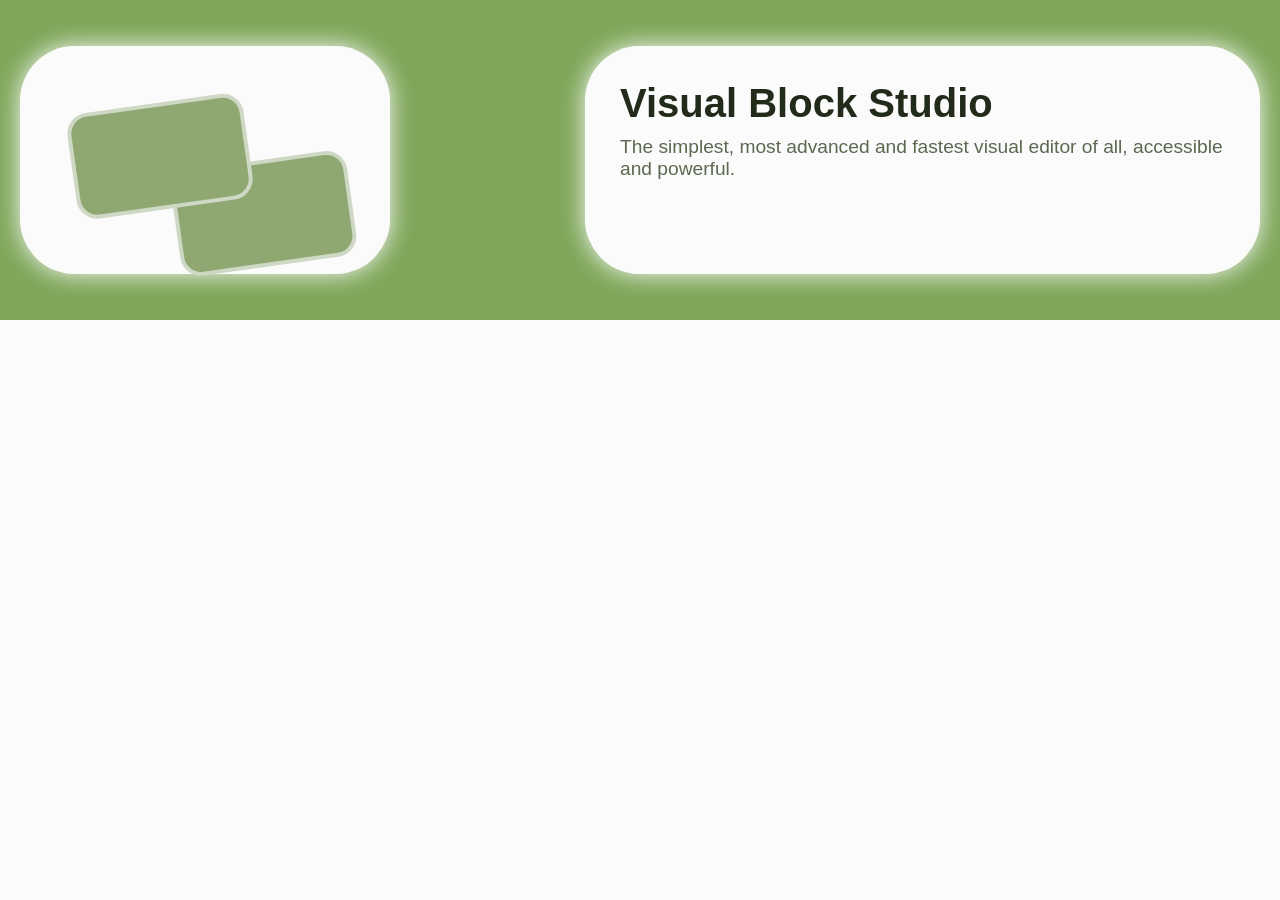
<file: index.html>
<!DOCTYPE html>

<html lang="en">
    <head>
        <meta charset="UTF-8">
        <meta name="viewport" content="width=device-width, initial-scale=1.0">

        <link rel="icon" href="../../img-processo/Schermata_del_2026-07-23_19-53-03-removebg-preview.png" type="image/x-icon">

        <title>Visual Block Studio | ATM ## prova1-home</title>

        <link rel="stylesheet" href="styles.css">
    </head>
    <body>
            <section id="titolo-primo">
                <div>
                    <div class="svg-container">
                        <!-- Il viewBox definisce solo le proporzioni interne del disegno -->
                        <svg class="svg-title" viewBox="15 20 190 135" xmlns="http://w3.org">
                            <g class="cubes-group" transform="rotate(-8 120 90)">
                            <rect class="cube-bottom" x="90" y="75" width="110" height="65" rx="12" />
                            <rect class="cube-top" x="30" y="30" width="110" height="65" rx="12" />
                            </g>
                        </svg>
                    </div>
                </div>

                <div>
                    <h1>Visual Block Studio</h1>
                    <span>The simplest, most advanced and fastest visual editor of all, accessible and powerful.</span>
                </div>

            </section>

    </body>
</html>
</file>
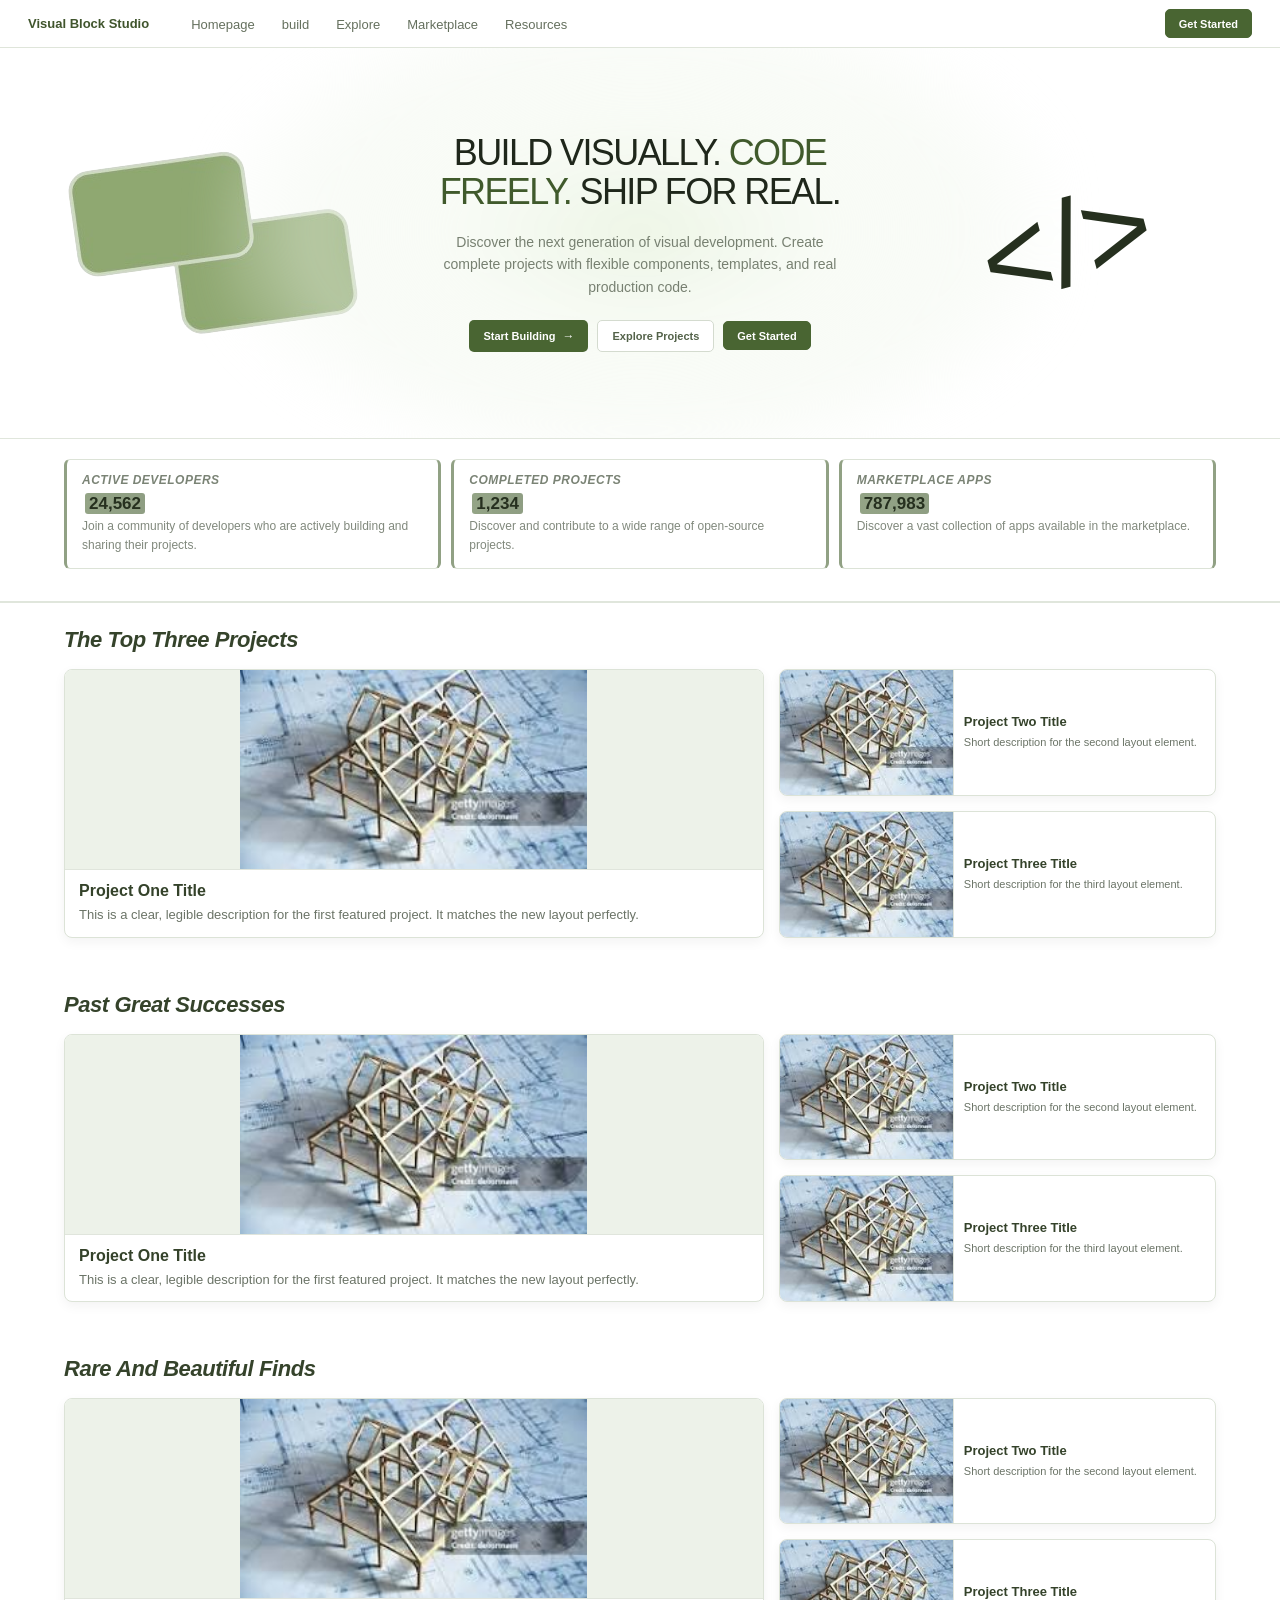
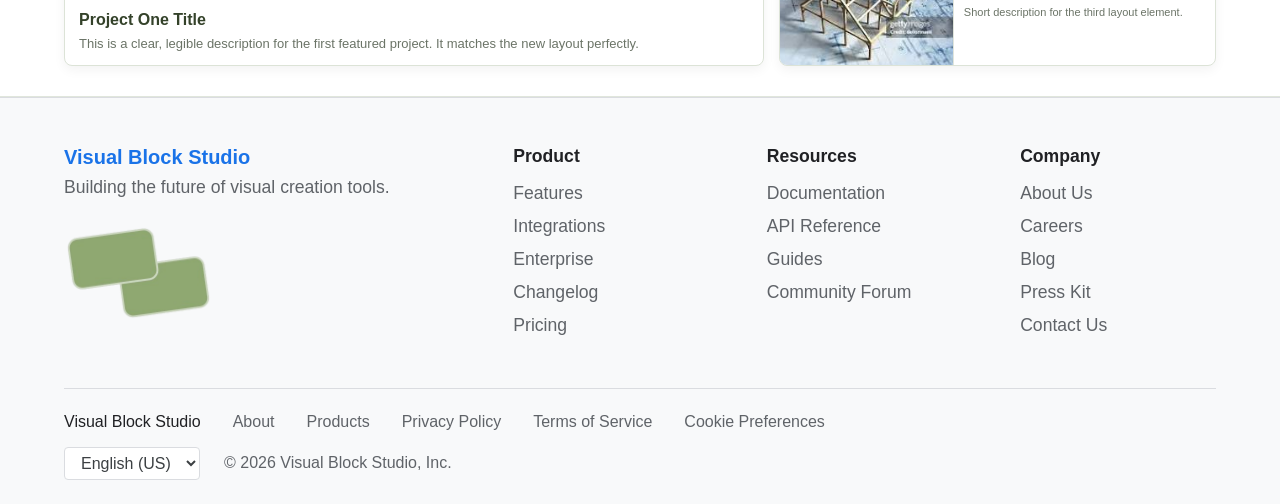
<file: VBS/INDEX/index.html>
<!DOCTYPE html>
<html lang="en">
<head>
    <meta charset="UTF-8">
    <meta name="viewport" content="width=device-width, initial-scale=1.0">
    <meta http-equiv="X-UA-Compatible" content="IE=edge">

    <link rel="icon" type="image/x-icon" href="../../img-processo/LOGO.png">

    <title>Visual Block Studio</title>
    <link rel="stylesheet" href="styles.css">
</head>
<body>
<header>
    <nav>
        <div class="logo">Visual Block Studio</div>
        <ul class="nav-links">
          <li><a href="#">Homepage</a></li> 
          <li><a href="#">build</a></li>
          <li><a href="#">Explore</a></li>
          <li><a href="#">Marketplace</a></li>
          <li><a href="#">Resources</a></li>
        </ul>
        <div class="btns">
        <a href="../LOGIN/login.html" class="start">Get Started</a>
        </div>

    </nav>

        <section class="hero">

            <div class="hero-element">
                <img src="../../img-processo/LOGO.png" alt="Hero Image">
            </div>
            <div class="hero-element">
                <div class="hero-glow"></div>
    
                <div class="hero-content">
    
                    <h1>
                        BUILD VISUALLY.
                        <span>CODE FREELY.</span>
                        SHIP FOR REAL.
                    </h1>
    
                    <p>
                        Discover the next generation of visual development.
                        Create complete projects with flexible components,
                        templates, and real production code.
                    </p>
    
                    <div class="hero-buttons">
                        <a href="#" class="primary-button">
                            Start Building
                            <span>→</span>
                        </a>
    
                        <a href="#" class="secondary-button">
                            Explore Projects
                        </a>

                        <a href="../LOGIN/login.html" class="start">Get Started</a>
                    </div>
    
                </div>
            </div>
            <div class="hero-element">
                <span>&lt;/&gt;</span>
            </div>

        </section>
    </header>
    <section class="cards-section">
        <div class="card1">
           <h3><i>Active Developers</i></h3>
            <p><b class="TOTdev">24,562</b></p>
            <p>Join a community of developers who are actively building and sharing their projects.</p>
        </div>
         <div class="card2">
            <h3><i>COMPLETED PROJECTS</i></h3>
            <p><b class="TOTprog">1,234</b></p>
            <p>Discover and contribute to a wide range of open-source projects.</p>
        </div>
         <div class="card3">
            <h3><i>Marketplace Apps</i></h3>
            <p><b class="TOTapp">787,983</b></p>
            <p>Discover a vast collection of apps available in the marketplace.</p>
        </div>
    </section>
    </main>

    <div class="recommended-projects-section">
        <h3><i>The Top Three Projects</i></h3>
        <div class="recommended-projects">
            <!-- Primo blocco: diventerà grande a sinistra -->
            <div class="project-card">
                <div class="card-img-wrapper">
                    <img src="../../img-processo/project.png" alt="Project 1">
                </div>
                <div class="card-content">
                    <h3>Project One Title</h3>
                    <p>This is a clear, legible description for the first featured project. It matches the new layout perfectly.</p>
                </div>
            </div>

            <!-- Secondo blocco: piccolo in alto a destra -->
            <div class="project-card">
                <div class="card-img-wrapper">
                    <img src="../../img-processo/project.png" alt="Project 2">
                </div>
                <div class="card-content">
                    <h3>Project Two Title</h3>
                    <p>Short description for the second layout element.</p>
                </div>
            </div>

            <!-- Terzo blocco: piccolo in basso a destra -->
            <div class="project-card">
                <div class="card-img-wrapper">
                    <img src="../../img-processo/project.png" alt="Project 3">
                </div>
                <div class="card-content">
                    <h3>Project Three Title</h3>
                    <p>Short description for the third layout element.</p>
                </div>
            </div>
        </div>


        <h3><i>Past Great Successes</i></h3>
        <div class="recommended-projects">
            <!-- Primo blocco: diventerà grande a sinistra -->
            <div class="project-card">
                <div class="card-img-wrapper">
                    <img src="../../img-processo/project.png" alt="Project 1">
                </div>
                <div class="card-content">
                    <h3>Project One Title</h3>
                    <p>This is a clear, legible description for the first featured project. It matches the new layout perfectly.</p>
                </div>
            </div>

            <!-- Secondo blocco: piccolo in alto a destra -->
            <div class="project-card">
                <div class="card-img-wrapper">
                    <img src="../../img-processo/project.png" alt="Project 2">
                </div>
                <div class="card-content">
                    <h3>Project Two Title</h3>
                    <p>Short description for the second layout element.</p>
                </div>
            </div>

            <!-- Terzo blocco: piccolo in basso a destra -->
            <div class="project-card">
                <div class="card-img-wrapper">
                    <img src="../../img-processo/project.png" alt="Project 3">
                </div>
                <div class="card-content">
                    <h3>Project Three Title</h3>
                    <p>Short description for the third layout element.</p>
                </div>
            </div>
        </div>

        <h3><i>Rare And Beautiful Finds</i></h3>
        <div class="recommended-projects">
            <!-- Primo blocco: diventerà grande a sinistra -->
            <div class="project-card">
                <div class="card-img-wrapper">
                    <img src="../../img-processo/project.png" alt="Project 1">
                </div>
                <div class="card-content">
                    <h3>Project One Title</h3>
                    <p>This is a clear, legible description for the first featured project. It matches the new layout perfectly.</p>
                </div>
            </div>

            <!-- Secondo blocco: piccolo in alto a destra -->
            <div class="project-card">
                <div class="card-img-wrapper">
                    <img src="../../img-processo/project.png" alt="Project 2">
                </div>
                <div class="card-content">
                    <h3>Project Two Title</h3>
                    <p>Short description for the second layout element.</p>
                </div>
            </div>

            <!-- Terzo blocco: piccolo in basso a destra -->
            <div class="project-card">
                <div class="card-img-wrapper">
                    <img src="../../img-processo/project.png" alt="Project 3">
                </div>
                <div class="card-content">
                    <h3>Project Three Title</h3>
                    <p>Short description for the third layout element.</p>
                </div>
            </div>
        </div>
    </div>


    <!-- !! FOOTER YET TO BE DEFINED -->
    <footer class="saas-footer">
    <div class="footer-container">
        <div class="footer-grid">
            <div class="footer-brand">
                <span class="logo-text">Visual Block Studio</span>
                <p class="brand-tagline">Building the future of visual creation tools.</p>
                <!-- <div class="community-box">
                    <h3>Join the Community</h3>
                    <div class="social-links">
                        <a href="#" aria-label="Twitter">Twitter</a>
                        <a href="#" aria-label="GitHub">GitHub</a>
                        <a href="#" aria-label="Discord">Discord</a>
                    </div>
                </div> -->
                <img src="../../img-processo/LOGO.png" alt="Hero Image" style="width: auto; height: 100px; margin-top: 25px;">

            </div>
    <!-- !! FOOTER YET TO BE DEFINED -->

            <div class="footer-column">
                <h4>Product</h4>
                <ul>
                    <li><a href="#">Features</a></li>
                    <li><a href="#">Integrations</a></li>
                    <li><a href="#">Enterprise</a></li>
                    <li><a href="#">Changelog</a></li>
                    <li><a href="#">Pricing</a></li>
                </ul>
            </div>

            <div class="footer-column">
                <h4>Resources</h4>
                <ul>
                    <li><a href="#">Documentation</a></li>
                    <li><a href="#">API Reference</a></li>
                    <li><a href="#">Guides</a></li>
                    <li><a href="#">Community Forum</a></li>
                </ul>
            </div>

            <div class="footer-column">
                <h4>Company</h4>
                <ul>
                    <li><a href="#">About Us</a></li>
                    <li><a href="#">Careers</a></li>
                    <li><a href="#">Blog</a></li>
                    <li><a href="#">Press Kit</a></li>
                    <li><a href="#">Contact Us</a></li>
                </ul>
            </div>
        </div>
    <!-- !! FOOTER YET TO BE DEFINED -->

        <div class="footer-bottom">
            <div class="footer-utility">
                <a href="#" class="brand-home">Visual Block Studio</a>
                <a href="#">About</a>
                <a href="#">Products</a>
                <a href="#">Privacy Policy</a>
                <a href="#">Terms of Service</a>
                <a href="#">Cookie Preferences</a>
            </div>

            <div class="footer-meta">
                <div class="language-selector">
                    <select aria-label="Select Language">
                        <option value="en">English (US)</option>
                        <option value="es">Español</option>
                        <option value="it">Italiano</option>
                    </select>
                </div>
                <p class="copyright">&copy; 2026 Visual Block Studio, Inc.</p>
            </div>
        </div>
    </div>
</footer>
    <!-- !! FOOTER YET TO BE DEFINED -->

</div>

</body>
</html>
</file>
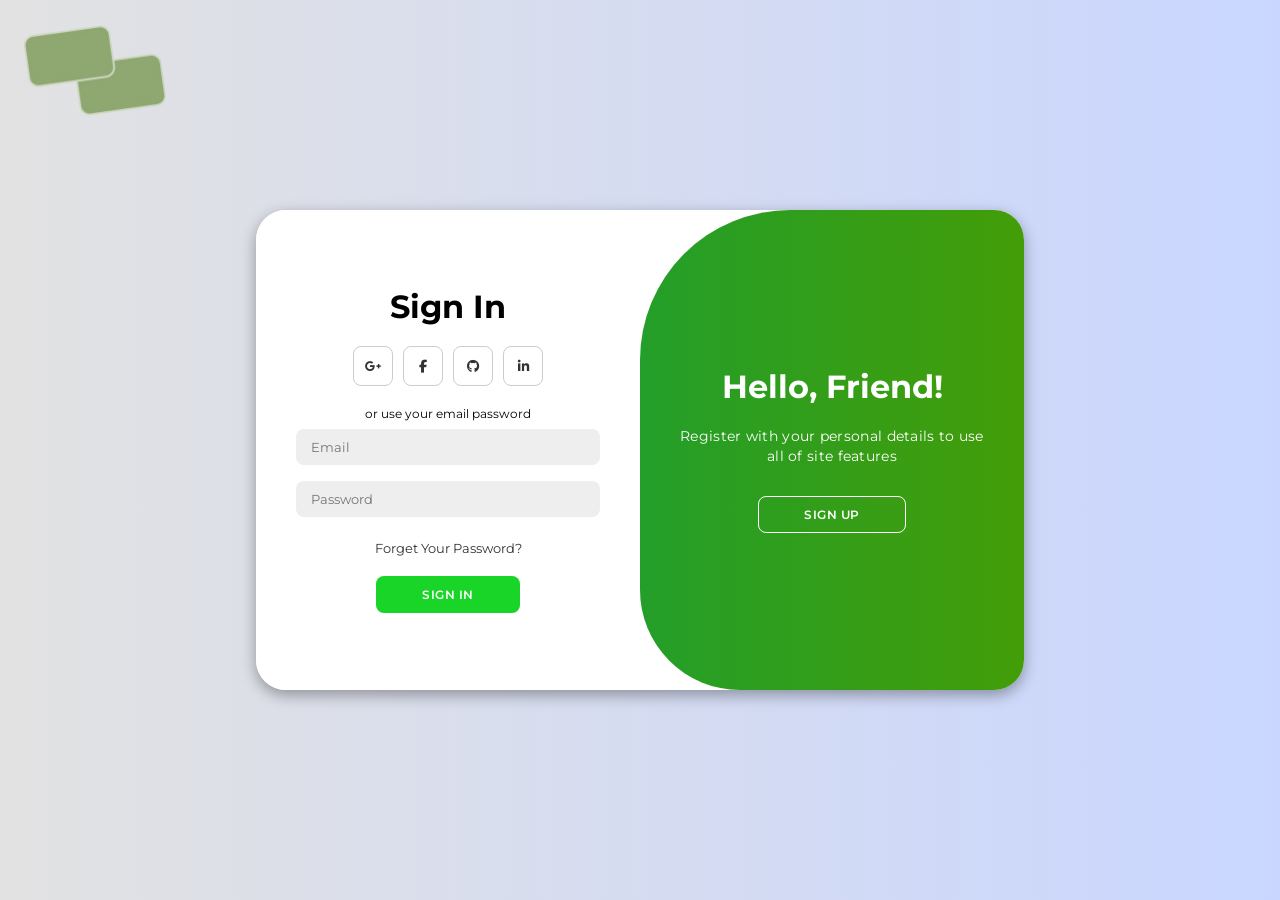
<file: VBS/LOGIN/login.html>
<!DOCTYPE html>
<html lang="en">

<head>
    <meta charset="UTF-8">
    <meta name="viewport" content="width=device-width, initial-scale=1.0">
    <link rel="stylesheet" href="https://cdnjs.cloudflare.com/ajax/libs/font-awesome/6.4.2/css/all.min.css">
    <link rel="stylesheet" href="login.css">
    <title>Login Page</title>
</head>

<body>

    <a href="../INDEX/index.html">
        <img src="../../img-processo/LOGO.png" alt="logo" class="logo">
    </a>

    <div class="container" id="container">
        <div class="form-container sign-up">
            <form>
                <h1>Create Account</h1>
                <div class="social-icons">
                    <a href="#" class="icon"><i class="fa-brands fa-google-plus-g"></i></a>
                    <a href="#" class="icon"><i class="fa-brands fa-facebook-f"></i></a>
                    <a href="#" class="icon"><i class="fa-brands fa-github"></i></a>
                    <a href="#" class="icon"><i class="fa-brands fa-linkedin-in"></i></a>
                </div>
                <span>or use your email for registeration</span>
                <input type="text" placeholder="Name">
                <input type="email" placeholder="Email">
                <input type="password" placeholder="Password">
                <button>Sign Up</button>
            </form>
        </div>
        <div class="form-container sign-in">
            <form>
                <h1>Sign In</h1>
                <div class="social-icons">
                    <a href="#" class="icon"><i class="fa-brands fa-google-plus-g"></i></a>
                    <a href="#" class="icon"><i class="fa-brands fa-facebook-f"></i></a>
                    <a href="#" class="icon"><i class="fa-brands fa-github"></i></a>
                    <a href="#" class="icon"><i class="fa-brands fa-linkedin-in"></i></a>
                </div>
                <span>or use your email password</span>
                <input type="email" placeholder="Email">
                <input type="password" placeholder="Password">
                <a href="#">Forget Your Password?</a>
                <button>Sign In</button>
            </form>
        </div>
        <div class="toggle-container">
            <div class="toggle">
                <div class="toggle-panel toggle-left">
                    <h1>Welcome Back!</h1>
                    <p>Enter your personal details to use all of site features</p>
                    <button class="hidden" id="login">Sign In</button>
                </div>
                <div class="toggle-panel toggle-right">
                    <h1>Hello, Friend!</h1>
                    <p>Register with your personal details to use all of site features</p>
                    <button class="hidden" id="register">Sign Up</button>
                </div>
            </div>
        </div>
    </div>

    <script src="login.js"></script>
</body>

</html>
</file>
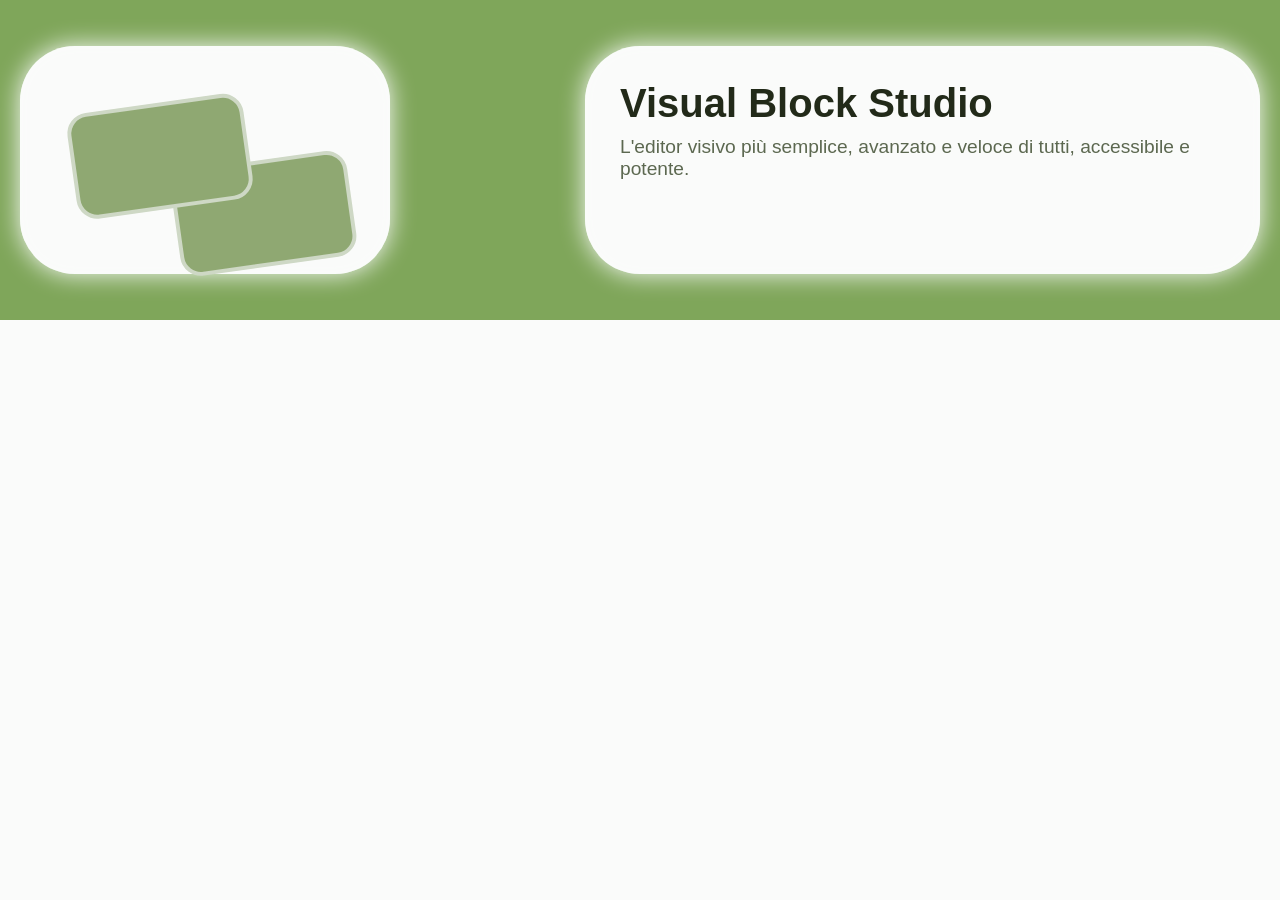
<file: project: Visual Block Studio/documentazioni e prove/prove/prova1-home.html>
<!DOCTYPE html>

<html lang="en">
    <head>
        <meta charset="UTF-8">
        <meta name="viewport" content="width=device-width, initial-scale=1.0">

        <link rel="icon" href="../../img-processo/Schermata_del_2026-07-23_19-53-03-removebg-preview.png" type="image/x-icon">

        <title>Visual Block Studio | ATM ## prova1-home</title>

        <link rel="stylesheet" href="prova1-home.css">
    </head>
    <body>
        <primaprova>
            <section id="titolo-primo">
                <div>
                    <div class="svg-container">
                        <!-- Il viewBox definisce solo le proporzioni interne del disegno -->
                        <svg class="svg-title" viewBox="15 20 190 135" xmlns="http://w3.org">
                            <g class="cubes-group" transform="rotate(-8 120 90)">
                            <rect class="cube-bottom" x="90" y="75" width="110" height="65" rx="12" />
                            <rect class="cube-top" x="30" y="30" width="110" height="65" rx="12" />
                            </g>
                        </svg>
                    </div>
                </div>

                <div>
                    <h1>Visual Block Studio</h1>
                    <span>L'editor visivo più semplice, avanzato e veloce di tutti, accessibile e potente.</span>
                </div>

            </section>

        </primaprova>
    </body>
</html>
</file>
<file: styles.css>
* {
    margin: 0;
    padding: 0;
    box-sizing: border-box;
}
:root {
  --colore-principale: #8FA872;      /* Verde moderno principale della piattaforma */

  --verde-chiaro: #f3f6ef;          /* Sfumature per elementi secondari */
  --verde-medio: #b2c59e;
  --verde-scuro: #485b33;           /* Colore per i blocchi di Commento */
  --verde-standard: #7fa65a;

  --bianco-pulito: #fbfcfb;          /* Contrasti riposanti per gli occhi */
  --nero-profondo: #13170e;          /* Testi scurissimi ma non neri puri */

  --rosso-errore: #b8523f;           /* Console errori e Area Rossa di Blocco */
  --arancione-attention: #c9823b;    /* Area Arancione Collaborativa */
  --giallo-avviso: #cca33c;
  --blu-novita: #4f7fa3;             /* Evidenziatore sezioni e Podio */
  --viola-speciale: #855fa3;         /* Elementi rari o shop librerie */

  --sfondo-principale: #fafbfa;      /* Sfondo dell'applicazione */
  --sfondo-schede: #ffffff;          /* Sfondo dei blocchi/schede */
  --sfondo-laterale: #eff3ea;        /* Sfondo della barra degli strumenti */

  --testo-primario: #222a19;         /* Colore del testo principale */
  --testo-secondario: #5c6850;
  --bordo-sottile: #ced8c5;          /* Separatori e bordi dei blocchi */

  --selection: #8fa87262;
}
body {
    font-family: 'Arial', sans-serif;
    background-color: var(--sfondo-principale);
    color: var(--testo-primario);
    width: 100%;
    height: 100%;
    min-height: 100vh;
}
.svg-container {
  width: fit-content;
  height: auto;
  display: inline-block;
}
.svg-title {
  /* Dimensioni raddoppiate rispetto a prima (da 150px a 300px) */
  width: 300px; 
  height: auto; 
  display: block;
  overflow: visible; 
}
.svg-title rect {
  fill: var(--colore-principale);
  stroke: var(--bordo-sottile);
  stroke-width: 2.5; /* Mantiene lo spessore del bordo fine e proporzionato */
  stroke-linejoin: round;
}
::selection {
    background-color: var(--selection);
    color: inherit;
}





primaprova {
    width: 100%;
    min-height: 100vh;
    height: 100%;
    background-color: var(--sfondo-principale);

    display: block;
}


#titolo-primo {
    display: flex;
    align-items: center;
    justify-content: center;
    flex-direction: row; 
    gap: 195px; /* Spazio tra l'SVG e il testo */
    padding: 40px 20px; /* Padding per dare respiro al contenuto */

    height: 320px;

    background-color: var(--verde-standard);
}
#titolo-primo > div {
    background-color: var(--sfondo-principale);
    border-radius: 55px;
    height: 95%;
    padding: 35px;
    box-shadow: 0 0 25px var(--bianco-pulito), inset 0 0 15px var(--bianco-pulito);
}
#titolo-primo h1 {
    font-size: 2.5rem; /* Dimensione del titolo */
    color: var(--testo-primario);
    margin-bottom: 10px; /* Spazio tra il titolo e il sottotitolo */
}
#titolo-primo span {
    font-size: 1.2rem; /* Dimensione del sottotitolo */
    color: var(--testo-secondario);
}
</file>
<file: VBS/INDEX/styles.css>
* {
    margin: 0;
    padding: 0;
    box-sizing: border-box;
}

html {
    scroll-behavior: smooth;
}

body {
    min-height: 100vh;
    font-family: Arial, sans-serif;
    color: #26301f;
    background: #ffffff;

    overflow-x: hidden;
}

a {
    color: inherit;
    text-decoration: none;
}

img {
    display: block;
    max-width: 100%;
}

nav {
    width: 100%;
    height: 48px;
    display: flex;
    align-items: center;
    padding: 0 28px;
    background: #ffffff;
    border-bottom: 1px solid #dfe5da;
}

.logo {
    color: #40552d;
    font-size: 13px;
    font-weight: 700;
    white-space: nowrap;
    margin-right: 42px;
}

.nav-links {
    display: flex;
    align-items: center;
    gap: 27px;
    list-style: none;
}

.nav-links li {
    margin: 0;
    padding: 0;
}

.nav-links a {
    color: #65705e;
    font-size: 13px;
    font-weight: 500;
}

.nav-links a:hover {
    text-decoration: underline;
    font-size: 14px;
}

.btns {
    display: flex;
    align-items: center;
    gap: 8px;
    margin-left: auto;
}

.start {
    display: inline-flex;
    align-items: center;
    justify-content: center;
    height: 29px;
    padding: 0 13px;
    border-radius: 5px;
    border: 1px solid #d9dfd4;
    font-size: 11px;
    font-weight: 600;
    background: #496532;
    border-color: #496532;
    color: #ffffff;
}

main {
    width: 100%;
}

.hero {
    position: relative;
    width: 100%;
    min-height: 390px;
    display: flex;
    align-items: center;
    justify-content: center;
    overflow: hidden;
    background: #ffffff;
    text-align: center;
}

.hero-element {
    width: calc(100% / 3);
    display: flex;
    align-items: center;
    justify-content: center;
}

.hero-element:nth-of-type(3) {
    font-size: 120px;
    transform: rotate(-15deg);
}

.hero-glow {
    position: absolute;
    width: 850px;
    height: 480px;
    left: 50%;
    top: 47%;
    
    /* 1. Valore di base (10 = normale) */
    --intensity: 10; 
    
    /* 2. Applichiamo la variabile a scala e opacità */
    transform: translate(-50%, -50%) scale(calc(var(--intensity) / 10));
    opacity: calc(var(--intensity) / 10);
    
    background: radial-gradient(
        ellipse,
        rgba(181, 215, 153, 0.24) 0%,
        rgba(218, 235, 204, 0.18) 32%,
        rgba(241, 247, 237, 0.42) 55%,
        transparent 75%
    );
    filter: blur(18px);
    pointer-events: none;

    /* 3. Transizione fluida per l'animazione */
    transition: transform 0.5s cubic-bezier(0.25, 1, 0.5, 1), 
                opacity 0.5s ease;
}

/* 4. Quando passi il mouse sopra i pulsanti, l'intensità sale a 22 */
.hero-buttons:has(a:hover) ~ .hero-glow, /* Se il glow è posizionato dopo nell'HTML */
.hero-element:has(.hero-buttons a:hover) .hero-glow { /* Struttura esatta del tuo HTML */
    --intensity: 22; 
}

.hero-content {
    position: relative;
    z-index: 2;
    width: 680px;
    display: flex;
    flex-direction: column;
    align-items: center;
}

.hero h1 {
    max-width: 650px;
    color: #1f271b;
    font-size: 36px;
    font-weight: 500;
    line-height: 1.08;
    letter-spacing: -0.045em;
}

.hero h1 span {
    color: #405a2c;
}

.hero-content > p {
    max-width: 500px;
    margin-top: 19px;
    color: #778071;
    font-size: 14px;
    line-height: 1.6;
    font-weight: 400;
}

.hero-buttons {
    display: flex;
    align-items: center;
    justify-content: center;
    gap: 9px;
    margin-top: 22px;
}

.primary-button,
.secondary-button {
    height: 32px;
    display: inline-flex;
    align-items: center;
    justify-content: center;
    padding: 0 14px;
    border-radius: 5px;
    font-size: 11px;
    font-weight: 600;
}

.primary-button {
    gap: 7px;
    background: #496532;
    color: #ffffff;
}

.primary-button span {
    font-size: 12px;
}

.secondary-button {
    background: #ffffff;
    color: #536249;
    border: 1px solid #d4dbcf;
}

.cards-section {
    width: 100%;
    display: grid;
    grid-template-columns: repeat(3, 1fr);
    gap: 10px;
    padding: 20px 5% 32px;
    background: #ffffff;
    border-top: 1px solid #e0e6dc;
    border-bottom: 1px solid #e0e6dc;
}

.card1,
.card2,
.card3 {
    min-height: 72px;
    padding: 13px 15px;
    background: #ffffff;
    border: 1px solid #dce3d7;
    border-radius: 6px;
    border-left: 3px solid rgba(68, 96, 47, 0.59);
    border-right: 3px solid rgba(68, 96, 47, 0.59);
}

.card1 h3,
.card2 h3,
.card3 h3 {
    margin-bottom: 6px;
    color: #7a8375;
    font-size: 12px;
    font-weight: 600;
    text-transform: uppercase;
    letter-spacing: 0.04em;
}

.card1 > p:nth-of-type(1),
.card2 > p:nth-of-type(1),
.card3 > p:nth-of-type(1) {
    margin-bottom: 4px;
    color: #26301f;
    font-size: 17px;
    line-height: 1;
    font-weight: 700;

    background: linear-gradient(90deg, #49653296, #405a2c96);
    border-radius: 3px;

    padding: 2px 4px;
    margin: 3px;

    width: fit-content;
}

.card1 > p:nth-of-type(2),
.card2 > p:nth-of-type(2),
.card3 > p:nth-of-type(2) {
    color: #81897d;
    font-size: 12px;
    line-height: 1.60;
}

body > h2 {
    width: 90%;
    margin: 0 auto;
    padding: 28px 0 13px;
    color: #35432b;
    font-size: 13px;
    font-weight: 700;
    letter-spacing: -0.02em;
}

/* Contenitore Sezione */
.recommended-projects-section {
    width: 100%;
    background: #ffffff;
    border-top: 1px solid #e0e6dc;
    border-bottom: 1px solid #e0e6dc;
    font-family: sans-serif; /* Cambialo con il tuo font */
}

.recommended-projects-section > h3 {
    width: 90%;
    margin: 0 auto;
    padding: 24px 0 16px;
    color: #35432b;
    font-size: 22px;
    font-weight: 700;
    letter-spacing: -0.02em;
}

/* Griglia Principale */
.recommended-projects {
    width: 90%;
    margin: 0 auto;
    display: grid;
    grid-template-columns: 1.6fr 1fr;
    grid-template-rows: 1fr 1fr;
    gap: 15px;
    padding-bottom: 30px;
}

/* Struttura Base della Card */
.project-card {
    overflow: hidden;
    background: #ffffff;
    border: 1px solid #dce3d7;
    border-radius: 8px;
    box-shadow: 0 4px 12px rgba(0, 0, 0, 0.05);
    display: flex;
    flex-direction: column;
}

/* Contenitore Immagine (Evita deformazioni) */
.card-img-wrapper {
    width: 100%;
    position: relative;
    overflow: hidden;
    background: #edf2e9;
    border-bottom: 1px solid #e0e5dc;

    display: flex;
    align-items: center;
    justify-content: center;
}

.card-img-wrapper img {
    width: auto;
    height: 100%;
    object-fit: cover;
    display: block;
}

/* Contenitore Testi */
.card-content {
    padding: 12px 14px;
    display: flex;
    flex-direction: column;
    gap: 6px;
}

.card-content h3 {
    margin: 0;
    color: #34422a;
    font-weight: 700;
}

.card-content p {
    margin: 0;
    color: #6b7467;
    line-height: 1.4;
}

/* ==========================================
   STILI SPECIFICI BASATI SULLA POSIZIONE
   ========================================== */

/* --- 1. CARD GRANDE (A Sinistra) --- */
.recommended-projects .project-card:nth-child(1) {
    grid-column: 1;
    grid-row: 1 / 3;
}

.recommended-projects .project-card:nth-child(1) .card-img-wrapper {
    height: 200px; /* Altezza fissa e proporzionata per la card grande */
}

.recommended-projects .project-card:nth-child(1) .card-content h3 {
    font-size: 16px;
}

.recommended-projects .project-card:nth-child(1) .card-content p {
    font-size: 13px;
}

/* --- 2. CARD PICCOLE (A Destra) --- */
.recommended-projects .project-card:not(:nth-child(1)) {
    flex-direction: row; /* Opzionale: le trasforma in layout orizzontale se preferisci, altrimenti lascialo flex-column */
}

.recommended-projects .project-card:not(:nth-child(1)) .card-img-wrapper {
    width: 40%; /* Prende meno spazio di lato */
    height: 100%;
    min-height: 110px;
    border-bottom: none;
    border-right: 1px solid #e0e5dc;
}

.recommended-projects .project-card:not(:nth-child(1)) .card-content {
    width: 60%;
    padding: 10px;
    justify-content: center;
}

.recommended-projects .project-card:not(:nth-child(1)) .card-content h3 {
    font-size: 13px;
}

.recommended-projects .project-card:not(:nth-child(1)) .card-content p {
    font-size: 11px;
    display: -webkit-box;
    -webkit-line-clamp: 2; /* Taglia il testo a 2 righe se troppo lungo */
    line-clamp: 2;
    -webkit-box-orient: vertical;
    overflow: hidden;
}


.saas-footer {
    width: 100vw;
    position: relative;
    left: 50%;
    right: 50%;
    margin-left: -50vw;
    margin-right: -50vw;
    background-color: #f8f9fa;
    color: #3c4043;
    font-family: -apple-system, BlinkMacSystemFont, "Segoe UI", Roboto, sans-serif;
    padding: 48px 5% 24px;
    border-top: 1px solid #dadce0;
    box-sizing: border-box;
}

.footer-container {
    width: 100%;
    max-width: 100%;
    margin: 0 auto;
}

/* 2. Stretch content columns across the newly available width */
.footer-grid {
    display: grid;
    grid-template-columns: 2fr repeat(3, 1fr);
    gap: 5%;
    padding-bottom: 40px;
    border-bottom: 1px solid #dadce0;
    width: 100%;
    box-sizing: border-box;
}

.footer-brand .logo-text {
    font-weight: 600;
    font-size: 1.25rem;
    color: #1a73e8;
}

.footer-brand .brand-tagline {
    color: #5f6368;
    font-size: 1.1rem;
    margin: 8px 0 24px;
}

.community-box h3 {
    font-size: 1.1rem;
    font-weight: 600;
    margin-bottom: 12px;
}

.social-links a {
    color: #5f6368;
    text-decoration: none;
    margin-right: 16px;
    font-size: 1.1rem;
}

.footer-column h4 {
    font-size: 1.1rem;
    font-weight: 600;
    color: #202124;
    margin-bottom: 16px;
}

.footer-column ul {
    list-style: none;
    padding: 0;
    margin: 0;
}

.footer-column li {
    margin-bottom: 12px;
}

.footer-column a {
    color: #5f6368;
    text-decoration: none;
    font-size: 1.1rem;
}

/* 3. Stretch utility section across the bottom */
.footer-bottom {
    display: flex;
    justify-content: space-between;
    align-items: center;
    padding-top: 24px;
    flex-wrap: wrap;
    gap: 16px;
    width: 100%;
}

.footer-utility {
    display: flex;
    gap: 32px;
    flex-wrap: wrap;
}

.footer-utility a {
    color: #5f6368;
    text-decoration: none;
    font-size: 1rem;
}

.footer-utility a.brand-home {
    font-weight: 500;
    color: #202124;
}

.footer-column a:hover,
.footer-utility a:hover,
.social-links a:hover {
    color: #1a73e8;
}

.footer-meta {
    display: flex;
    align-items: center;
    gap: 24px;
}

.language-selector select {
    border: 1px solid #dadce0;
    background: #fff;
    padding: 6px 12px;
    border-radius: 4px;
    font-size: 1rem;
    color: #3c4043;
}

.copyright {
    font-size: 1rem;
    color: #5f6368;
    margin: 0;
}

/* Responsive adjustments */
@media (max-width: 768px) {
    .footer-grid {
        grid-template-columns: 1fr 1fr;
    }
    .footer-bottom {
        flex-direction: column;
        align-items: flex-start;
    }
}
</file>
<file: VBS/LOGIN/login.css>
@import url('https://fonts.googleapis.com/css2?family=Montserrat:wght@300;400;500;600;700&display=swap');

*{
    margin: 0;
    padding: 0;
    box-sizing: border-box;
    font-family: 'Montserrat', sans-serif;
}

body{
    background-color: #c9d6ff;
    background: linear-gradient(to right, #e2e2e2, #c9d6ff);
    display: flex;
    align-items: center;
    justify-content: center;
    flex-direction: column;
    height: 100vh;
}

.container{
    background-color: #fff;
    border-radius: 30px;
    box-shadow: 0 5px 15px rgba(0, 0, 0, 0.35);
    position: relative;
    overflow: hidden;
    width: 768px;
    max-width: 100%;
    min-height: 480px;
}

.container p{
    font-size: 14px;
    line-height: 20px;
    letter-spacing: 0.3px;
    margin: 20px 0;
}

.container span{
    font-size: 12px;
}

.container a{
    color: #333;
    font-size: 13px;
    text-decoration: none;
    margin: 15px 0 10px;
}

.container button{
    background-color: #19d528;
    color: #fff;
    font-size: 12px;
    padding: 10px 45px;
    border: 1px solid transparent;
    border-radius: 8px;
    font-weight: 600;
    letter-spacing: 0.5px;
    text-transform: uppercase;
    margin-top: 10px;
    cursor: pointer;
}

.container button.hidden{
    background-color: transparent;
    border-color: #fff;
}

.container form{
    background-color: #fff;
    display: flex;
    align-items: center;
    justify-content: center;
    flex-direction: column;
    padding: 0 40px;
    height: 100%;
}

.container input{
    background-color: #eee;
    border: none;
    margin: 8px 0;
    padding: 10px 15px;
    font-size: 13px;
    border-radius: 8px;
    width: 100%;
    outline: none;
}

.form-container{
    position: absolute;
    top: 0;
    height: 100%;
    transition: all 0.6s ease-in-out;
}

.sign-in{
    left: 0;
    width: 50%;
    z-index: 2;
}

.container.active .sign-in{
    transform: translateX(100%);
}

.sign-up{
    left: 0;
    width: 50%;
    opacity: 0;
    z-index: 1;
}

.container.active .sign-up{
    transform: translateX(100%);
    opacity: 1;
    z-index: 5;
    animation: move 0.6s;
}

@keyframes move{
    0%, 49.99%{
        opacity: 0;
        z-index: 1;
    }
    50%, 100%{
        opacity: 1;
        z-index: 5;
    }
}

.social-icons{
    margin: 20px 0;
}

.social-icons a{
    border: 1px solid #ccc;
    border-radius: 20%;
    display: inline-flex;
    justify-content: center;
    align-items: center;
    margin: 0 3px;
    width: 40px;
    height: 40px;
}

.toggle-container{
    position: absolute;
    top: 0;
    left: 50%;
    width: 50%;
    height: 100%;
    overflow: hidden;
    transition: all 0.6s ease-in-out;
    border-radius: 150px 0 0 100px;
    z-index: 1000;
}

.container.active .toggle-container{
    transform: translateX(-100%);
    border-radius: 0 150px 100px 0;
}

.toggle{
    background-color: #047f08;
    height: 100%;
    background: linear-gradient(to right, #04a04a, #439d08);
    color: #fff;
    position: relative;
    left: -100%;
    height: 100%;
    width: 200%;
    transform: translateX(0);
    transition: all 0.6s ease-in-out;
}

.container.active .toggle{
    transform: translateX(50%);
}

.toggle-panel{
    position: absolute;
    width: 50%;
    height: 100%;
    display: flex;
    align-items: center;
    justify-content: center;
    flex-direction: column;
    padding: 0 30px;
    text-align: center;
    top: 0;
    transform: translateX(0);
    transition: all 0.6s ease-in-out;
}

.toggle-left{
    transform: translateX(-200%);
}

.container.active .toggle-left{
    transform: translateX(0);
}

.toggle-right{
    right: 0;
    transform: translateX(0);
}

.container.active .toggle-right{
    transform: translateX(200%);
}















.logo {
    width: 150px;
    height: auto;
    position: fixed;
    top: 20px;
    left: 20px;
}
</file>
<file: project: Visual Block Studio/documentazioni e prove/prove/prova1-home.css>
* {
    margin: 0;
    padding: 0;
    box-sizing: border-box;
}
:root {
  --colore-principale: #8FA872;      /* Verde moderno principale della piattaforma */

  --verde-chiaro: #f3f6ef;          /* Sfumature per elementi secondari */
  --verde-medio: #b2c59e;
  --verde-scuro: #485b33;           /* Colore per i blocchi di Commento */
  --verde-standard: #7fa65a;

  --bianco-pulito: #fbfcfb;          /* Contrasti riposanti per gli occhi */
  --nero-profondo: #13170e;          /* Testi scurissimi ma non neri puri */

  --rosso-errore: #b8523f;           /* Console errori e Area Rossa di Blocco */
  --arancione-attention: #c9823b;    /* Area Arancione Collaborativa */
  --giallo-avviso: #cca33c;
  --blu-novita: #4f7fa3;             /* Evidenziatore sezioni e Podio */
  --viola-speciale: #855fa3;         /* Elementi rari o shop librerie */

  --sfondo-principale: #fafbfa;      /* Sfondo dell'applicazione */
  --sfondo-schede: #ffffff;          /* Sfondo dei blocchi/schede */
  --sfondo-laterale: #eff3ea;        /* Sfondo della barra degli strumenti */

  --testo-primario: #222a19;         /* Colore del testo principale */
  --testo-secondario: #5c6850;
  --bordo-sottile: #ced8c5;          /* Separatori e bordi dei blocchi */

  --selection: #8fa87262;
}
body {
    font-family: 'Arial', sans-serif;
    background-color: var(--sfondo-principale);
    color: var(--testo-primario);
    width: 100%;
    height: 100%;
    min-height: 100vh;
}
.svg-container {
  width: fit-content;
  height: auto;
  display: inline-block;
}
.svg-title {
  /* Dimensioni raddoppiate rispetto a prima (da 150px a 300px) */
  width: 300px; 
  height: auto; 
  display: block;
  overflow: visible; 
}
.svg-title rect {
  fill: var(--colore-principale);
  stroke: var(--bordo-sottile);
  stroke-width: 2.5; /* Mantiene lo spessore del bordo fine e proporzionato */
  stroke-linejoin: round;
}
::selection {
    background-color: var(--selection);
    color: inherit;
}





primaprova {
    width: 100%;
    min-height: 100vh;
    height: 100%;
    background-color: var(--sfondo-principale);

    display: block;
}


#titolo-primo {
    display: flex;
    align-items: center;
    justify-content: center;
    flex-direction: row; 
    gap: 195px; /* Spazio tra l'SVG e il testo */
    padding: 40px 20px; /* Padding per dare respiro al contenuto */

    height: 320px;

    background-color: var(--verde-standard);
}
#titolo-primo > div {
    background-color: var(--sfondo-principale);
    border-radius: 55px;
    height: 95%;
    padding: 35px;
    box-shadow: 0 0 25px var(--bianco-pulito), inset 0 0 15px var(--bianco-pulito);
}
#titolo-primo h1 {
    font-size: 2.5rem; /* Dimensione del titolo */
    color: var(--testo-primario);
    margin-bottom: 10px; /* Spazio tra il titolo e il sottotitolo */
}
#titolo-primo span {
    font-size: 1.2rem; /* Dimensione del sottotitolo */
    color: var(--testo-secondario);
}
</file>
